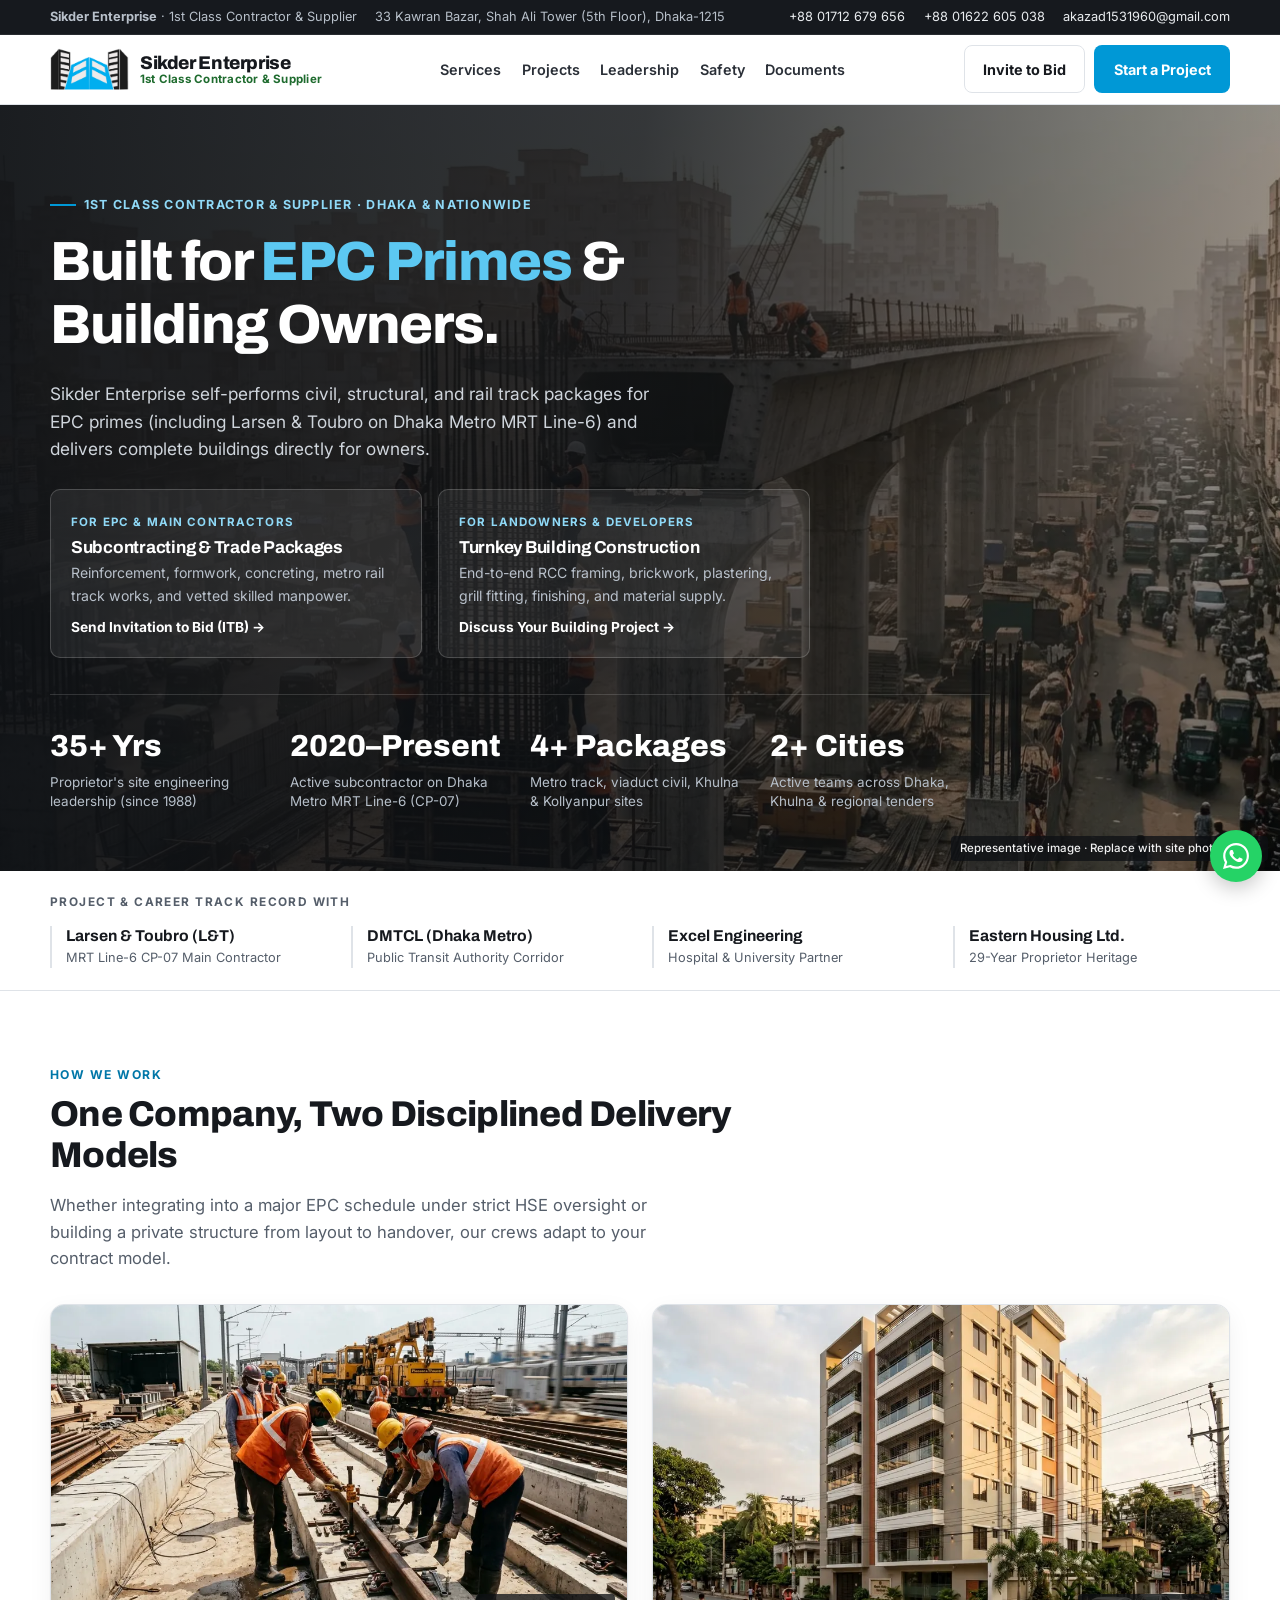
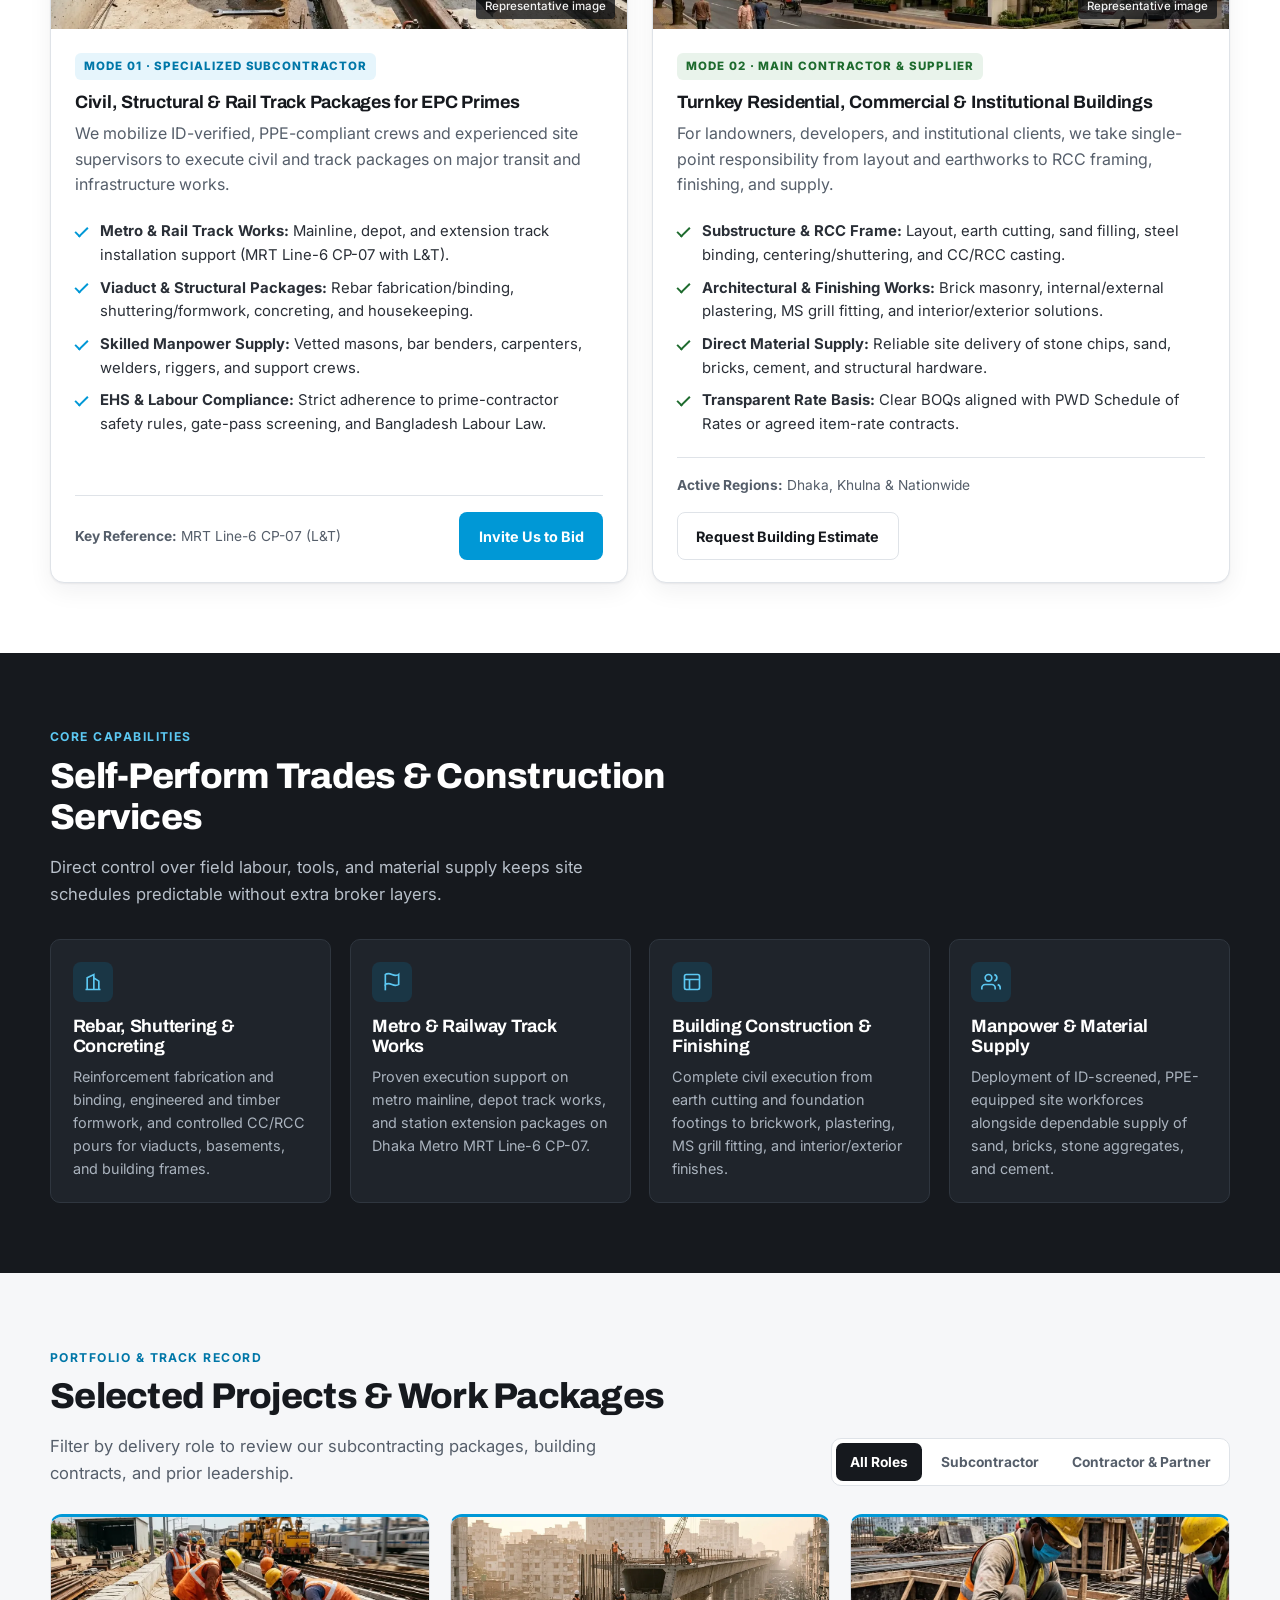
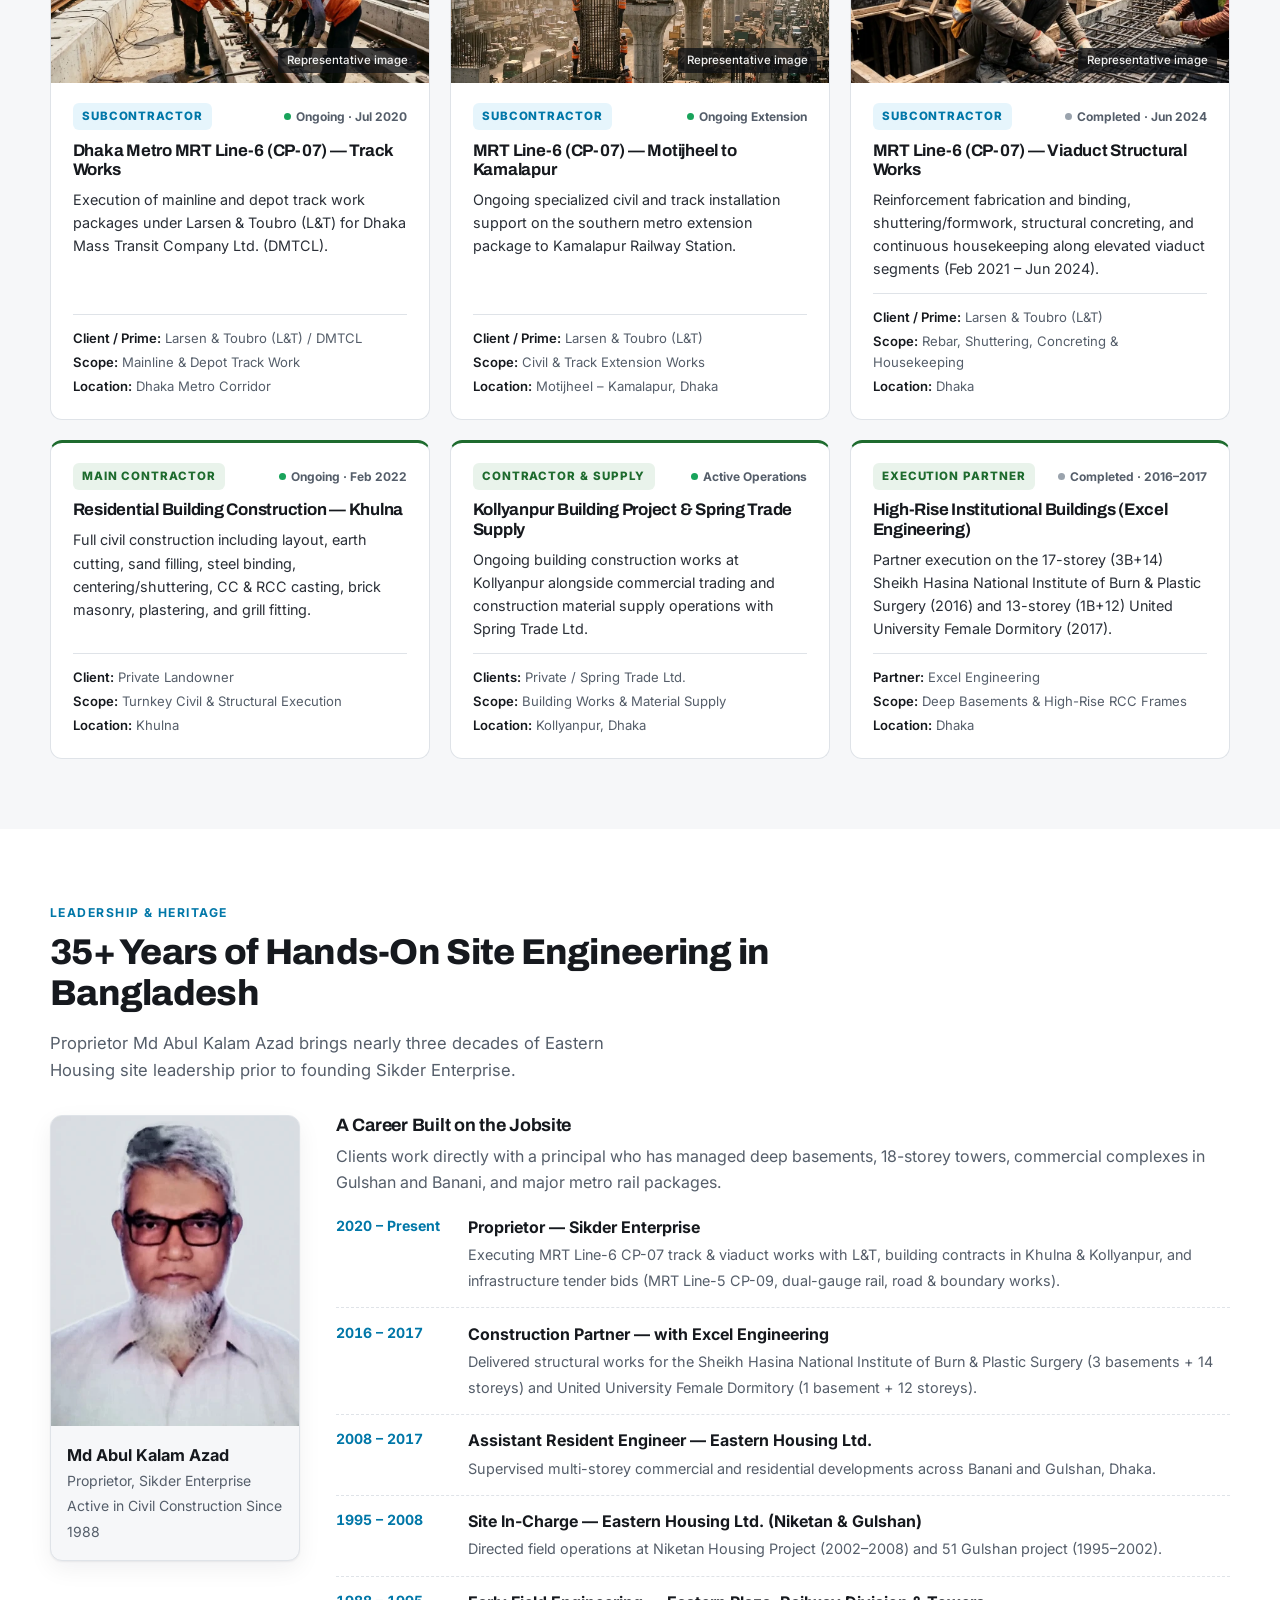
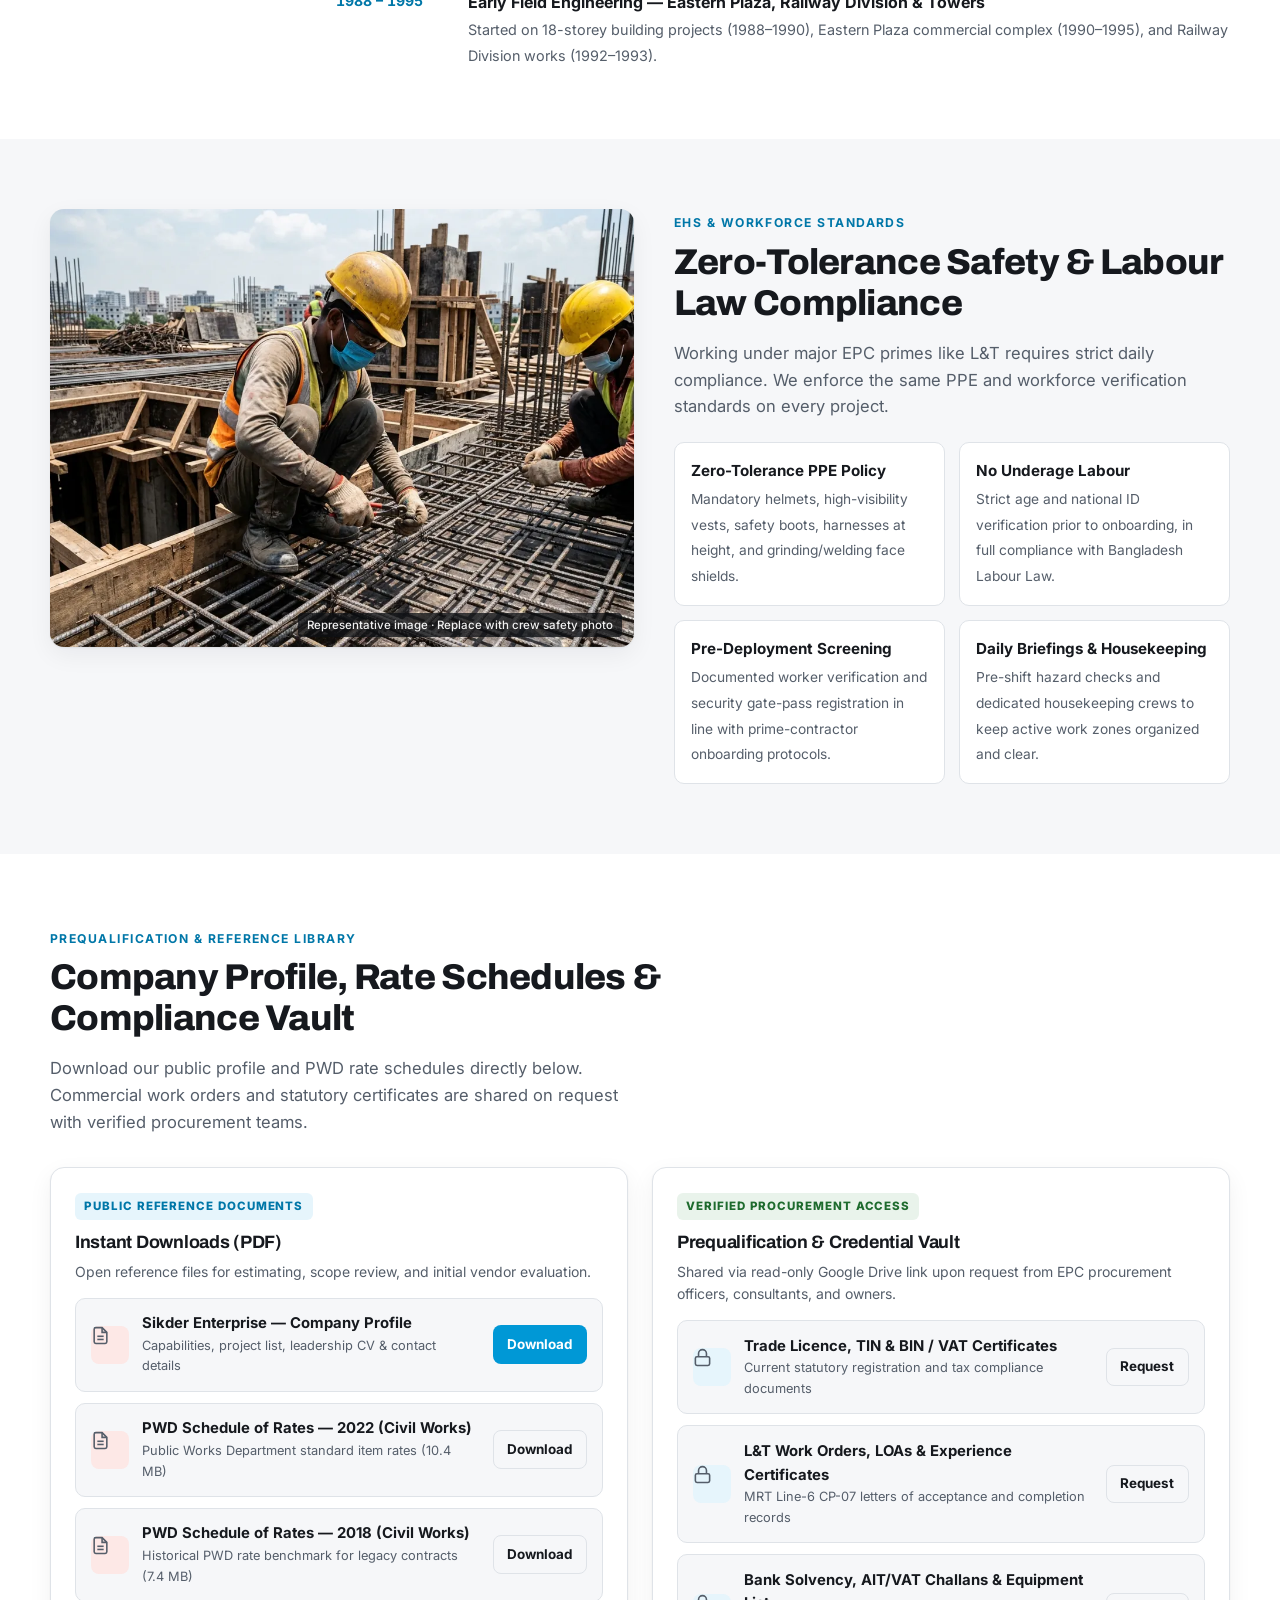
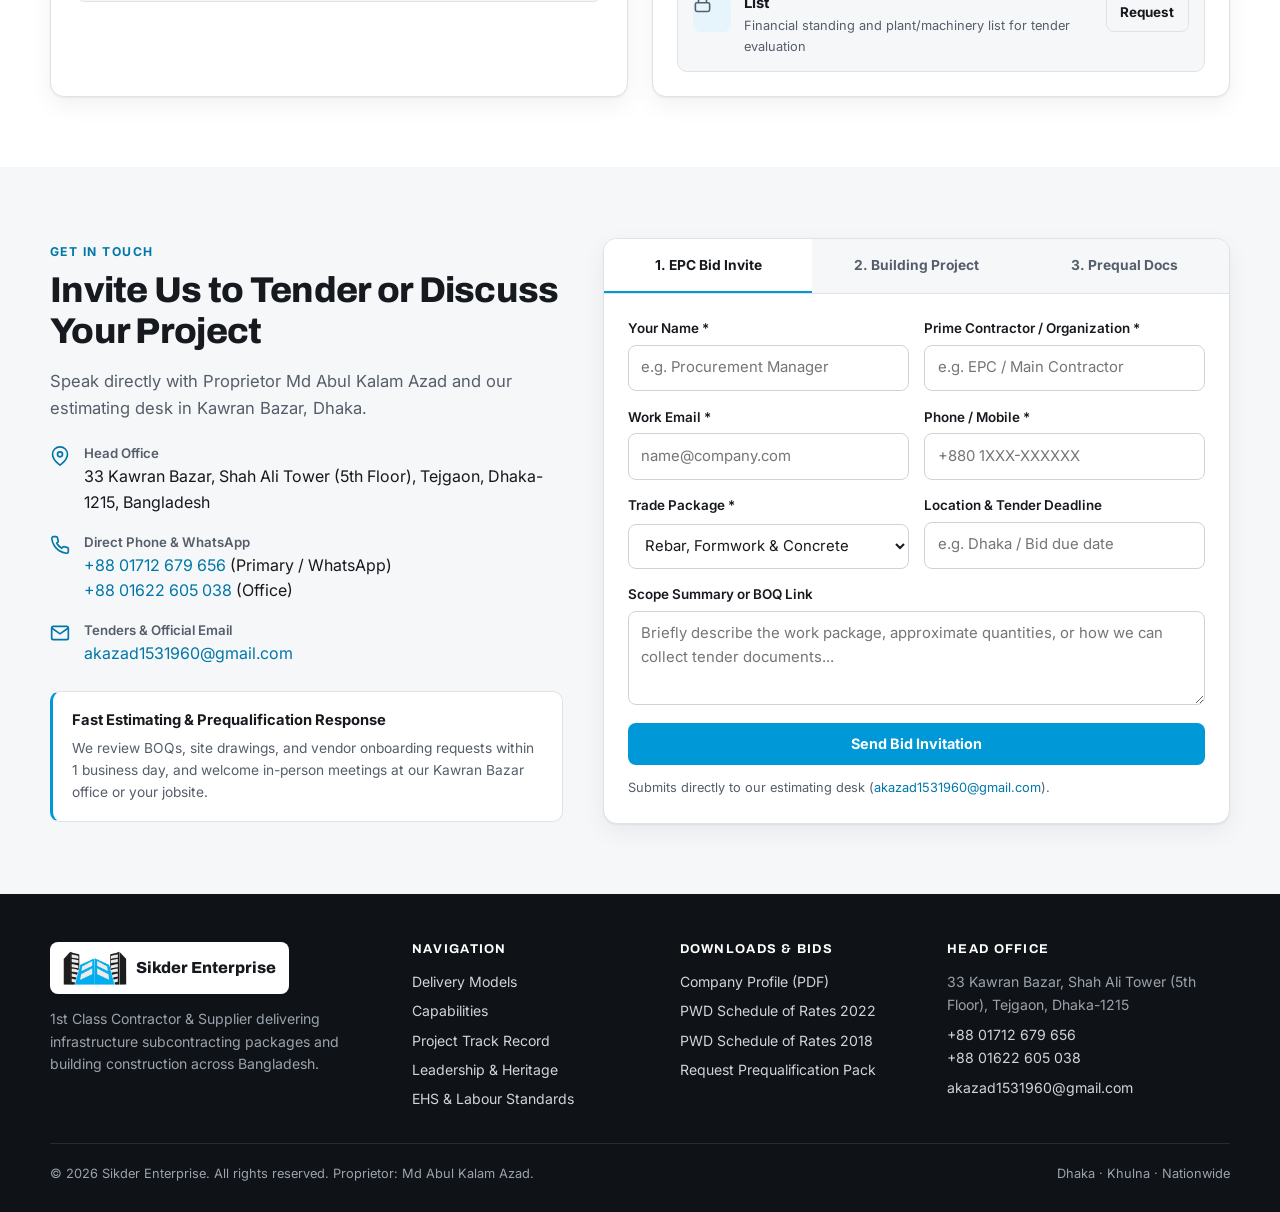
<file: index.html>
<!DOCTYPE html>
<html lang="en">
<head>
  <meta charset="UTF-8">
  <meta name="viewport" content="width=device-width, initial-scale=1.0">
  <title>Sikder Enterprise | 1st Class Civil &amp; Rail Infrastructure Contractor &amp; Subcontractor in Bangladesh</title>
  <meta name="description" content="Sikder Enterprise is a 1st Class civil engineering contractor, specialized subcontractor, and material supplier based in Kawran Bazar, Dhaka. Trusted execution partner on Dhaka Metro MRT Line-6 CP-07 with Larsen &amp; Toubro (L&amp;T), plus residential and commercial buildings across Bangladesh.">
  <meta name="robots" content="index, follow">
  <link rel="canonical" href="https://meherabrusho.github.io/sikder-enterprise/">
  <link rel="icon" type="image/png" href="favicon.png">
  <link rel="apple-touch-icon" href="assets/img/apple-touch-icon.png">

  <!-- Open Graph / Social -->
  <meta property="og:type" content="website">
  <meta property="og:url" content="https://meherabrusho.github.io/sikder-enterprise/">
  <meta property="og:title" content="Sikder Enterprise | 1st Class Contractor &amp; Subcontractor in Bangladesh">
  <meta property="og:description" content="Civil engineering subcontractor for EPC primes (MRT Line-6 CP-07 with L&amp;T) and building contractor across Dhaka &amp; Khulna. Led by 35+ years of site execution experience.">
  <meta property="og:image" content="https://meherabrusho.github.io/sikder-enterprise/assets/img/og-image.jpg">

  <!-- Google Fonts -->
  <link rel="preconnect" href="https://fonts.googleapis.com">
  <link rel="preconnect" href="https://fonts.gstatic.com" crossorigin>
  <link href="https://fonts.googleapis.com/css2?family=Archivo:wght@700;800&amp;family=Inter:wght@400;500;600;700&amp;display=swap" rel="stylesheet">

  <link rel="stylesheet" href="css/styles.css">

  <!-- Structured Data -->
  <script type="application/ld+json">
  {
    "@context": "https://schema.org",
    "@type": "GeneralContractor",
    "name": "Sikder Enterprise",
    "description": "1st Class Contractor & Supplier providing specialized civil and rail track subcontracting for EPC primes as well as residential and commercial building construction in Bangladesh.",
    "founder": {
      "@type": "Person",
      "name": "Md Abul Kalam Azad",
      "jobTitle": "Proprietor"
    },
    "address": {
      "@type": "PostalAddress",
      "streetAddress": "33 Kawran Bazar, Shah Ali Tower (5th Floor), Tejgaon",
      "addressLocality": "Dhaka",
      "postalCode": "1215",
      "addressCountry": "BD"
    },
    "telephone": "+8801712679656",
    "email": "akazad1531960@gmail.com",
    "areaServed": ["Dhaka", "Khulna", "Bangladesh"]
  }
  </script>
</head>
<body>

  <!-- Top Utility Bar -->
  <div class="topbar">
    <div class="container">
      <div class="topbar__group">
        <span><strong>Sikder Enterprise</strong> &middot; 1st Class Contractor &amp; Supplier</span>
        <span class="topbar__addr">33 Kawran Bazar, Shah Ali Tower (5th Floor), Dhaka-1215</span>
      </div>
      <div class="topbar__group">
        <a href="tel:+8801712679656">+88 01712 679 656</a>
        <a href="tel:+8801622605038">+88 01622 605 038</a>
        <a href="mailto:akazad1531960@gmail.com">akazad1531960@gmail.com</a>
      </div>
    </div>
  </div>

  <!-- Main Header -->
  <header class="header">
    <div class="container">
      <a href="#top" class="brand" aria-label="Sikder Enterprise Home">
        <img src="assets/img/logo-mark.png" alt="Sikder Enterprise mark" width="79" height="42">
        <span class="brand__text">
          <span class="brand__name">Sikder Enterprise</span>
          <span class="brand__sub">1st Class Contractor &amp; Supplier</span>
        </span>
      </a>
      <nav class="nav" id="main-nav" aria-label="Primary Navigation">
        <a href="#services">Services</a>
        <a href="#projects">Projects</a>
        <a href="#leadership">Leadership</a>
        <a href="#safety">Safety</a>
        <a href="#documents">Documents</a>
      </nav>
      <div class="header__cta">
        <a href="#contact" class="btn btn--ghost" data-open-tab="bid">Invite to Bid</a>
        <a href="#contact" class="btn btn--primary" data-open-tab="owner">Start a Project</a>
        <button type="button" class="menu-toggle" id="menu-toggle" aria-expanded="false" aria-controls="main-nav" aria-label="Toggle navigation menu">
          <svg viewBox="0 0 24 24" fill="none" stroke="currentColor" stroke-width="2" stroke-linecap="round"><path d="M4 7h16M4 12h16M4 17h16"/></svg>
        </button>
      </div>
    </div>
  </header>

  <main id="top">
    <!-- Hero Section -->
    <section class="hero">
      <div class="hero__bg">
        <img src="assets/img/hero-metro.webp" alt="Elevated metro rail viaduct and civil infrastructure works" width="1400" height="900" fetchpriority="high">
        <span class="img-note">Representative image &middot; Replace with site photography</span>
      </div>
      <div class="container">
        <div class="hero__tag">1st Class Contractor &amp; Supplier &middot; Dhaka &amp; Nationwide</div>
        <h1>Built for <span>EPC Primes</span> &amp; Building Owners.</h1>
        <p class="hero__lead">
          Sikder Enterprise self-performs civil, structural, and rail track packages for EPC primes (including Larsen &amp; Toubro on Dhaka Metro MRT Line-6) and delivers complete buildings directly for owners.
        </p>

        <div class="paths">
          <a href="#contact" class="path" data-open-tab="bid">
            <span class="path__who">For EPC &amp; Main Contractors</span>
            <h3>Subcontracting &amp; Trade Packages</h3>
            <p>Reinforcement, formwork, concreting, metro rail track works, and vetted skilled manpower.</p>
            <span class="path__go">Send Invitation to Bid (ITB) &rarr;</span>
          </a>
          <a href="#contact" class="path" data-open-tab="owner">
            <span class="path__who">For Landowners &amp; Developers</span>
            <h3>Turnkey Building Construction</h3>
            <p>End-to-end RCC framing, brickwork, plastering, grill fitting, finishing, and material supply.</p>
            <span class="path__go">Discuss Your Building Project &rarr;</span>
          </a>
        </div>

        <div class="stats">
          <div class="stat">
            <strong>35+ Yrs</strong>
            <span>Proprietor's site engineering leadership (since 1988)</span>
          </div>
          <div class="stat">
            <strong>2020–Present</strong>
            <span>Active subcontractor on Dhaka Metro MRT Line-6 (CP-07)</span>
          </div>
          <div class="stat">
            <strong>4+ Packages</strong>
            <span>Metro track, viaduct civil, Khulna &amp; Kollyanpur sites</span>
          </div>
          <div class="stat">
            <strong>2+ Cities</strong>
            <span>Active teams across Dhaka, Khulna &amp; regional tenders</span>
          </div>
        </div>
      </div>
    </section>

    <!-- Trust / Partner Strip -->
    <section class="trust" aria-label="Project Experience and Collaborations">
      <div class="container">
        <span class="trust__label">Project &amp; Career Track Record With</span>
        <div class="trust__grid">
          <div class="trust__card">
            <span class="trust__item">Larsen &amp; Toubro (L&amp;T)</span>
            <span class="trust__sub">MRT Line-6 CP-07 Main Contractor</span>
          </div>
          <div class="trust__card">
            <span class="trust__item">DMTCL (Dhaka Metro)</span>
            <span class="trust__sub">Public Transit Authority Corridor</span>
          </div>
          <div class="trust__card">
            <span class="trust__item">Excel Engineering</span>
            <span class="trust__sub">Hospital &amp; University Partner</span>
          </div>
          <div class="trust__card">
            <span class="trust__item">Eastern Housing Ltd.</span>
            <span class="trust__sub">29-Year Proprietor Heritage</span>
          </div>
        </div>
      </div>
    </section>

    <!-- Two Delivery Models -->
    <section class="section" id="delivery">
      <div class="container">
        <div class="section-head reveal">
          <span class="eyebrow">How We Work</span>
          <h2>One Company, Two Disciplined Delivery Models</h2>
          <p class="lead">Whether integrating into a major EPC schedule under strict HSE oversight or building a private structure from layout to handover, our crews adapt to your contract model.</p>
        </div>

        <div class="roles">
          <!-- Subcontractor Card -->
          <article class="role reveal">
            <div class="role__media">
              <img src="assets/img/track-work.webp" alt="Metro rail track installation works" width="800" height="450" loading="lazy">
              <span class="img-note">Representative image</span>
            </div>
            <div class="role__body">
              <span class="badge badge--sub">Mode 01 &middot; Specialized Subcontractor</span>
              <h3>Civil, Structural &amp; Rail Track Packages for EPC Primes</h3>
              <p class="muted">We mobilize ID-verified, PPE-compliant crews and experienced site supervisors to execute civil and track packages on major transit and infrastructure works.</p>
              <ul class="ticks">
                <li><strong>Metro &amp; Rail Track Works:</strong> Mainline, depot, and extension track installation support (MRT Line-6 CP-07 with L&amp;T).</li>
                <li><strong>Viaduct &amp; Structural Packages:</strong> Rebar fabrication/binding, shuttering/formwork, concreting, and housekeeping.</li>
                <li><strong>Skilled Manpower Supply:</strong> Vetted masons, bar benders, carpenters, welders, riggers, and support crews.</li>
                <li><strong>EHS &amp; Labour Compliance:</strong> Strict adherence to prime-contractor safety rules, gate-pass screening, and Bangladesh Labour Law.</li>
              </ul>
              <div class="role__foot">
                <span class="muted"><strong>Key Reference:</strong> MRT Line-6 CP-07 (L&amp;T)</span>
                <a href="#contact" class="btn btn--primary" data-open-tab="bid">Invite Us to Bid</a>
              </div>
            </div>
          </article>

          <!-- Main Contractor Card -->
          <article class="role role--gc reveal">
            <div class="role__media">
              <img src="assets/img/residential.webp" alt="Multi-storey residential and commercial building construction" width="800" height="450" loading="lazy">
              <span class="img-note">Representative image</span>
            </div>
            <div class="role__body">
              <span class="badge badge--gc">Mode 02 &middot; Main Contractor &amp; Supplier</span>
              <h3>Turnkey Residential, Commercial &amp; Institutional Buildings</h3>
              <p class="muted">For landowners, developers, and institutional clients, we take single-point responsibility from layout and earthworks to RCC framing, finishing, and supply.</p>
              <ul class="ticks">
                <li><strong>Substructure &amp; RCC Frame:</strong> Layout, earth cutting, sand filling, steel binding, centering/shuttering, and CC/RCC casting.</li>
                <li><strong>Architectural &amp; Finishing Works:</strong> Brick masonry, internal/external plastering, MS grill fitting, and interior/exterior solutions.</li>
                <li><strong>Direct Material Supply:</strong> Reliable site delivery of stone chips, sand, bricks, cement, and structural hardware.</li>
                <li><strong>Transparent Rate Basis:</strong> Clear BOQs aligned with PWD Schedule of Rates or agreed item-rate contracts.</li>
              </ul>
              <div class="role__foot">
                <span class="muted"><strong>Active Regions:</strong> Dhaka, Khulna &amp; Nationwide</span>
                <a href="#contact" class="btn btn--ghost" data-open-tab="owner">Request Building Estimate</a>
              </div>
            </div>
          </article>
        </div>
      </div>
    </section>

    <!-- Core Capabilities (Dark Section) -->
    <section class="section section--dark" id="services">
      <div class="container">
        <div class="section-head reveal">
          <span class="eyebrow">Core Capabilities</span>
          <h2>Self-Perform Trades &amp; Construction Services</h2>
          <p class="lead">Direct control over field labour, tools, and material supply keeps site schedules predictable without extra broker layers.</p>
        </div>

        <div class="services">
          <div class="service reveal">
            <div class="service__icon" aria-hidden="true">
              <svg viewBox="0 0 24 24" fill="none" stroke="currentColor" stroke-width="2"><path d="M3 21h18M5 21V7l8-4v18M19 21V11l-6-4"/></svg>
            </div>
            <h3>Rebar, Shuttering &amp; Concreting</h3>
            <p>Reinforcement fabrication and binding, engineered and timber formwork, and controlled CC/RCC pours for viaducts, basements, and building frames.</p>
          </div>

          <div class="service reveal">
            <div class="service__icon" aria-hidden="true">
              <svg viewBox="0 0 24 24" fill="none" stroke="currentColor" stroke-width="2"><path d="M4 15s1-1 4-1 5 2 8 2 4-1 4-1V3s-1 1-4 1-5-2-8-2-4 1-4 1z"/><line x1="4" y1="22" x2="4" y2="15"/></svg>
            </div>
            <h3>Metro &amp; Railway Track Works</h3>
            <p>Proven execution support on metro mainline, depot track works, and station extension packages on Dhaka Metro MRT Line-6 CP-07.</p>
          </div>

          <div class="service reveal">
            <div class="service__icon" aria-hidden="true">
              <svg viewBox="0 0 24 24" fill="none" stroke="currentColor" stroke-width="2"><rect x="3" y="3" width="18" height="18" rx="2"/><path d="M3 9h18M9 21V9"/></svg>
            </div>
            <h3>Building Construction &amp; Finishing</h3>
            <p>Complete civil execution from earth cutting and foundation footings to brickwork, plastering, MS grill fitting, and interior/exterior finishes.</p>
          </div>

          <div class="service reveal">
            <div class="service__icon" aria-hidden="true">
              <svg viewBox="0 0 24 24" fill="none" stroke="currentColor" stroke-width="2"><path d="M17 21v-2a4 4 0 0 0-4-4H5a4 4 0 0 0-4 4v2"/><circle cx="9" cy="7" r="4"/><path d="M23 21v-2a4 4 0 0 0-3-3.87"/><path d="M16 3.13a4 4 0 0 1 0 7.75"/></svg>
            </div>
            <h3>Manpower &amp; Material Supply</h3>
            <p>Deployment of ID-screened, PPE-equipped site workforces alongside dependable supply of sand, bricks, stone aggregates, and cement.</p>
          </div>
        </div>
      </div>
    </section>

    <!-- Projects Section -->
    <section class="section section--paper" id="projects">
      <div class="container">
        <div class="projects-head reveal">
          <div>
            <span class="eyebrow">Portfolio &amp; Track Record</span>
            <h2>Selected Projects &amp; Work Packages</h2>
            <p class="lead">Filter by delivery role to review our subcontracting packages, building contracts, and prior leadership.</p>
          </div>
          <div class="filters" role="group" aria-label="Filter projects by role">
            <button type="button" class="filter" data-filter="all" aria-pressed="true">All Roles</button>
            <button type="button" class="filter" data-filter="sub" aria-pressed="false">Subcontractor</button>
            <button type="button" class="filter" data-filter="gc" aria-pressed="false">Contractor &amp; Partner</button>
          </div>
        </div>

        <div class="projects" id="project-grid">
          <!-- Project 1 -->
          <article class="project reveal" data-role="sub">
            <div class="project__thumb">
              <img src="assets/img/track-work.webp" alt="Metro rail track works representative view" width="600" height="262" loading="lazy">
              <span class="img-note">Representative image</span>
            </div>
            <div class="project__body">
              <div class="project__top">
                <span class="badge badge--sub" style="margin:0;">Subcontractor</span>
                <span class="status status--live">Ongoing · Jul 2020</span>
              </div>
              <h3>Dhaka Metro MRT Line-6 (CP-07) — Track Works</h3>
              <p>Execution of mainline and depot track work packages under Larsen &amp; Toubro (L&amp;T) for Dhaka Mass Transit Company Ltd. (DMTCL).</p>
              <div class="meta">
                <span><b>Client / Prime:</b> Larsen &amp; Toubro (L&amp;T) / DMTCL</span>
                <span><b>Scope:</b> Mainline &amp; Depot Track Work</span>
                <span><b>Location:</b> Dhaka Metro Corridor</span>
              </div>
            </div>
          </article>

          <!-- Project 2 -->
          <article class="project reveal" data-role="sub">
            <div class="project__thumb">
              <img src="assets/img/hero-metro.webp" alt="Elevated metro extension representative view" width="600" height="262" loading="lazy">
              <span class="img-note">Representative image</span>
            </div>
            <div class="project__body">
              <div class="project__top">
                <span class="badge badge--sub" style="margin:0;">Subcontractor</span>
                <span class="status status--live">Ongoing Extension</span>
              </div>
              <h3>MRT Line-6 (CP-07) — Motijheel to Kamalapur</h3>
              <p>Ongoing specialized civil and track installation support on the southern metro extension package to Kamalapur Railway Station.</p>
              <div class="meta">
                <span><b>Client / Prime:</b> Larsen &amp; Toubro (L&amp;T)</span>
                <span><b>Scope:</b> Civil &amp; Track Extension Works</span>
                <span><b>Location:</b> Motijheel – Kamalapur, Dhaka</span>
              </div>
            </div>
          </article>

          <!-- Project 3 -->
          <article class="project reveal" data-role="sub">
            <div class="project__thumb">
              <img src="assets/img/rebar-crew.webp" alt="Viaduct reinforcement and structural works representative view" width="600" height="262" loading="lazy">
              <span class="img-note">Representative image</span>
            </div>
            <div class="project__body">
              <div class="project__top">
                <span class="badge badge--sub" style="margin:0;">Subcontractor</span>
                <span class="status">Completed · Jun 2024</span>
              </div>
              <h3>MRT Line-6 (CP-07) — Viaduct Structural Works</h3>
              <p>Reinforcement fabrication and binding, shuttering/formwork, structural concreting, and continuous housekeeping along elevated viaduct segments (Feb 2021 – Jun 2024).</p>
              <div class="meta">
                <span><b>Client / Prime:</b> Larsen &amp; Toubro (L&amp;T)</span>
                <span><b>Scope:</b> Rebar, Shuttering, Concreting &amp; Housekeeping</span>
                <span><b>Location:</b> Dhaka</span>
              </div>
            </div>
          </article>

          <!-- Project 4 -->
          <article class="project reveal" data-role="gc">
            <div class="project__body">
              <div class="project__top">
                <span class="badge badge--gc" style="margin:0;">Main Contractor</span>
                <span class="status status--live">Ongoing · Feb 2022</span>
              </div>
              <h3>Residential Building Construction — Khulna</h3>
              <p>Full civil construction including layout, earth cutting, sand filling, steel binding, centering/shuttering, CC &amp; RCC casting, brick masonry, plastering, and grill fitting.</p>
              <div class="meta">
                <span><b>Client:</b> Private Landowner</span>
                <span><b>Scope:</b> Turnkey Civil &amp; Structural Execution</span>
                <span><b>Location:</b> Khulna</span>
              </div>
            </div>
          </article>

          <!-- Project 5 -->
          <article class="project reveal" data-role="gc">
            <div class="project__body">
              <div class="project__top">
                <span class="badge badge--gc" style="margin:0;">Contractor &amp; Supply</span>
                <span class="status status--live">Active Operations</span>
              </div>
              <h3>Kollyanpur Building Project &amp; Spring Trade Supply</h3>
              <p>Ongoing building construction works at Kollyanpur alongside commercial trading and construction material supply operations with Spring Trade Ltd.</p>
              <div class="meta">
                <span><b>Clients:</b> Private / Spring Trade Ltd.</span>
                <span><b>Scope:</b> Building Works &amp; Material Supply</span>
                <span><b>Location:</b> Kollyanpur, Dhaka</span>
              </div>
            </div>
          </article>

          <!-- Project 6 -->
          <article class="project reveal" data-role="gc">
            <div class="project__body">
              <div class="project__top">
                <span class="badge badge--gc" style="margin:0;">Execution Partner</span>
                <span class="status">Completed · 2016–2017</span>
              </div>
              <h3>High-Rise Institutional Buildings (Excel Engineering)</h3>
              <p>Partner execution on the 17-storey (3B+14) Sheikh Hasina National Institute of Burn &amp; Plastic Surgery (2016) and 13-storey (1B+12) United University Female Dormitory (2017).</p>
              <div class="meta">
                <span><b>Partner:</b> Excel Engineering</span>
                <span><b>Scope:</b> Deep Basements &amp; High-Rise RCC Frames</span>
                <span><b>Location:</b> Dhaka</span>
              </div>
            </div>
          </article>
        </div>
      </div>
    </section>

    <!-- Leadership & 35-Year Heritage -->
    <section class="section" id="leadership">
      <div class="container">
        <div class="section-head reveal">
          <span class="eyebrow">Leadership &amp; Heritage</span>
          <h2>35+ Years of Hands-On Site Engineering in Bangladesh</h2>
          <p class="lead">Proprietor Md Abul Kalam Azad brings nearly three decades of Eastern Housing site leadership prior to founding Sikder Enterprise.</p>
        </div>

        <div class="leader reveal">
          <div class="leader__card">
            <div class="leader__photo">
              <img src="assets/img/proprietor.webp" alt="Md Abul Kalam Azad, Proprietor of Sikder Enterprise" width="400" height="500" loading="lazy">
            </div>
            <div class="leader__caption">
              <strong>Md Abul Kalam Azad</strong>
              <span class="muted small">Proprietor, Sikder Enterprise<br>Active in Civil Construction Since 1988</span>
            </div>
          </div>

          <div>
            <h3>A Career Built on the Jobsite</h3>
            <p class="muted">Clients work directly with a principal who has managed deep basements, 18-storey towers, commercial complexes in Gulshan and Banani, and major metro rail packages.</p>

            <ol class="timeline">
              <li>
                <time>2020 – Present</time>
                <div>
                  <b>Proprietor — Sikder Enterprise</b>
                  <span>Executing MRT Line-6 CP-07 track &amp; viaduct works with L&amp;T, building contracts in Khulna &amp; Kollyanpur, and infrastructure tender bids (MRT Line-5 CP-09, dual-gauge rail, road &amp; boundary works).</span>
                </div>
              </li>
              <li>
                <time>2016 – 2017</time>
                <div>
                  <b>Construction Partner — with Excel Engineering</b>
                  <span>Delivered structural works for the Sheikh Hasina National Institute of Burn &amp; Plastic Surgery (3 basements + 14 storeys) and United University Female Dormitory (1 basement + 12 storeys).</span>
                </div>
              </li>
              <li>
                <time>2008 – 2017</time>
                <div>
                  <b>Assistant Resident Engineer — Eastern Housing Ltd.</b>
                  <span>Supervised multi-storey commercial and residential developments across Banani and Gulshan, Dhaka.</span>
                </div>
              </li>
              <li>
                <time>1995 – 2008</time>
                <div>
                  <b>Site In-Charge — Eastern Housing Ltd. (Niketan &amp; Gulshan)</b>
                  <span>Directed field operations at Niketan Housing Project (2002–2008) and 51 Gulshan project (1995–2002).</span>
                </div>
              </li>
              <li>
                <time>1988 – 1995</time>
                <div>
                  <b>Early Field Engineering — Eastern Plaza, Railway Division &amp; Towers</b>
                  <span>Started on 18-storey building projects (1988–1990), Eastern Plaza commercial complex (1990–1995), and Railway Division works (1992–1993).</span>
                </div>
              </li>
            </ol>
          </div>
        </div>
      </div>
    </section>

    <!-- Health, Safety & Labour Compliance -->
    <section class="section section--paper" id="safety">
      <div class="container">
        <div class="safety">
          <div class="safety__media reveal">
            <img src="assets/img/rebar-crew.webp" alt="Construction workers wearing full PPE helmets, high-visibility vests, and safety harnesses on site" width="800" height="600" loading="lazy">
            <span class="img-note">Representative image &middot; Replace with crew safety photo</span>
          </div>

          <div class="reveal">
            <span class="eyebrow">EHS &amp; Workforce Standards</span>
            <h2>Zero-Tolerance Safety &amp; Labour Law Compliance</h2>
            <p class="lead">Working under major EPC primes like L&amp;T requires strict daily compliance. We enforce the same PPE and workforce verification standards on every project.</p>

            <div class="pillars">
              <div class="pillar">
                <b>Zero-Tolerance PPE Policy</b>
                <span>Mandatory helmets, high-visibility vests, safety boots, harnesses at height, and grinding/welding face shields.</span>
              </div>
              <div class="pillar">
                <b>No Underage Labour</b>
                <span>Strict age and national ID verification prior to onboarding, in full compliance with Bangladesh Labour Law.</span>
              </div>
              <div class="pillar">
                <b>Pre-Deployment Screening</b>
                <span>Documented worker verification and security gate-pass registration in line with prime-contractor onboarding protocols.</span>
              </div>
              <div class="pillar">
                <b>Daily Briefings &amp; Housekeeping</b>
                <span>Pre-shift hazard checks and dedicated housekeeping crews to keep active work zones organized and clear.</span>
              </div>
            </div>
          </div>
        </div>
      </div>
    </section>

    <!-- Document & Prequalification Center -->
    <section class="section" id="documents">
      <div class="container">
        <div class="section-head reveal">
          <span class="eyebrow">Prequalification &amp; Reference Library</span>
          <h2>Company Profile, Rate Schedules &amp; Compliance Vault</h2>
          <p class="lead">Download our public profile and PWD rate schedules directly below. Commercial work orders and statutory certificates are shared on request with verified procurement teams.</p>
        </div>

        <div class="docs">
          <!-- Tier 2: Public Downloads -->
          <div class="doc-card reveal">
            <span class="badge badge--sub">Public Reference Documents</span>
            <h3>Instant Downloads (PDF)</h3>
            <p class="muted small">Open reference files for estimating, scope review, and initial vendor evaluation.</p>

            <ul class="doc-list">
              <li class="doc">
                <div class="doc__info">
                  <span class="doc__type" aria-hidden="true">
                    <svg viewBox="0 0 24 24" fill="none" stroke="currentColor" stroke-width="2"><path d="M14 2H6a2 2 0 0 0-2 2v16a2 2 0 0 0 2 2h12a2 2 0 0 0 2-2V8z"/><polyline points="14 2 14 8 20 8"/><line x1="16" y1="13" x2="8" y2="13"/><line x1="16" y1="17" x2="8" y2="17"/></svg>
                  </span>
                  <div>
                    <b>Sikder Enterprise — Company Profile</b>
                    <span>Capabilities, project list, leadership CV &amp; contact details</span>
                  </div>
                </div>
                <a href="assets/docs/Sikder-Enterprise-Company-Profile.pdf" class="btn btn--primary" download>Download</a>
              </li>

              <li class="doc">
                <div class="doc__info">
                  <span class="doc__type" aria-hidden="true">
                    <svg viewBox="0 0 24 24" fill="none" stroke="currentColor" stroke-width="2"><path d="M14 2H6a2 2 0 0 0-2 2v16a2 2 0 0 0 2 2h12a2 2 0 0 0 2-2V8z"/><polyline points="14 2 14 8 20 8"/><line x1="16" y1="13" x2="8" y2="13"/><line x1="16" y1="17" x2="8" y2="17"/></svg>
                  </span>
                  <div>
                    <b>PWD Schedule of Rates — 2022 (Civil Works)</b>
                    <span>Public Works Department standard item rates (10.4 MB)</span>
                  </div>
                </div>
                <a href="assets/docs/PWD-Schedule-of-Rates-2022.pdf" class="btn btn--ghost" download>Download</a>
              </li>

              <li class="doc">
                <div class="doc__info">
                  <span class="doc__type" aria-hidden="true">
                    <svg viewBox="0 0 24 24" fill="none" stroke="currentColor" stroke-width="2"><path d="M14 2H6a2 2 0 0 0-2 2v16a2 2 0 0 0 2 2h12a2 2 0 0 0 2-2V8z"/><polyline points="14 2 14 8 20 8"/><line x1="16" y1="13" x2="8" y2="13"/><line x1="16" y1="17" x2="8" y2="17"/></svg>
                  </span>
                  <div>
                    <b>PWD Schedule of Rates — 2018 (Civil Works)</b>
                    <span>Historical PWD rate benchmark for legacy contracts (7.4 MB)</span>
                  </div>
                </div>
                <a href="assets/docs/PWD-Schedule-of-Rates-2018.pdf" class="btn btn--ghost" download>Download</a>
              </li>
            </ul>
          </div>

          <!-- Tier 3: Request-Only Prequalification Vault -->
          <div class="doc-card reveal">
            <span class="badge badge--gc">Verified Procurement Access</span>
            <h3>Prequalification &amp; Credential Vault</h3>
            <p class="muted small">Shared via read-only Google Drive link upon request from EPC procurement officers, consultants, and owners.</p>

            <ul class="doc-list">
              <li class="doc">
                <div class="doc__info">
                  <span class="doc__type doc__type--lock" aria-hidden="true">
                    <svg viewBox="0 0 24 24" fill="none" stroke="currentColor" stroke-width="2"><rect x="3" y="11" width="18" height="11" rx="2" ry="2"/><path d="M7 11V7a5 5 0 0 1 10 0v4"/></svg>
                  </span>
                  <div>
                    <b>Trade Licence, TIN &amp; BIN / VAT Certificates</b>
                    <span>Current statutory registration and tax compliance documents</span>
                  </div>
                </div>
                <a href="#contact" class="btn btn--ghost" data-open-tab="prequal" data-doc="Trade Licence, TIN &amp; VAT Certificates">Request</a>
              </li>

              <li class="doc">
                <div class="doc__info">
                  <span class="doc__type doc__type--lock" aria-hidden="true">
                    <svg viewBox="0 0 24 24" fill="none" stroke="currentColor" stroke-width="2"><rect x="3" y="11" width="18" height="11" rx="2" ry="2"/><path d="M7 11V7a5 5 0 0 1 10 0v4"/></svg>
                  </span>
                  <div>
                    <b>L&amp;T Work Orders, LOAs &amp; Experience Certificates</b>
                    <span>MRT Line-6 CP-07 letters of acceptance and completion records</span>
                  </div>
                </div>
                <a href="#contact" class="btn btn--ghost" data-open-tab="prequal" data-doc="L&amp;T Work Orders &amp; Experience Certificates">Request</a>
              </li>

              <li class="doc">
                <div class="doc__info">
                  <span class="doc__type doc__type--lock" aria-hidden="true">
                    <svg viewBox="0 0 24 24" fill="none" stroke="currentColor" stroke-width="2"><rect x="3" y="11" width="18" height="11" rx="2" ry="2"/><path d="M7 11V7a5 5 0 0 1 10 0v4"/></svg>
                  </span>
                  <div>
                    <b>Bank Solvency, AIT/VAT Challans &amp; Equipment List</b>
                    <span>Financial standing and plant/machinery list for tender evaluation</span>
                  </div>
                </div>
                <a href="#contact" class="btn btn--ghost" data-open-tab="prequal" data-doc="Bank Solvency &amp; Financial Prequalification Pack">Request</a>
              </li>
            </ul>
          </div>
        </div>
      </div>
    </section>

    <!-- Contact & Interactive Inquiry Section -->
    <section class="section section--paper" id="contact">
      <div class="container">
        <div class="contact">
          <div class="reveal">
            <span class="eyebrow">Get in Touch</span>
            <h2>Invite Us to Tender or Discuss Your Project</h2>
            <p class="lead">Speak directly with Proprietor Md Abul Kalam Azad and our estimating desk in Kawran Bazar, Dhaka.</p>

            <div class="contact__details">
              <div class="contact__row">
                <svg viewBox="0 0 24 24" fill="none" stroke="currentColor" stroke-width="2"><path d="M21 10c0 7-9 13-9 13s-9-6-9-13a9 9 0 0 1 18 0z"/><circle cx="12" cy="10" r="3"/></svg>
                <div>
                  <b>Head Office</b>
                  <span>33 Kawran Bazar, Shah Ali Tower (5th Floor), Tejgaon, Dhaka-1215, Bangladesh</span>
                </div>
              </div>

              <div class="contact__row">
                <svg viewBox="0 0 24 24" fill="none" stroke="currentColor" stroke-width="2"><path d="M22 16.92v3a2 2 0 0 1-2.18 2 19.79 19.79 0 0 1-8.63-3.07 19.5 19.5 0 0 1-6-6 19.79 19.79 0 0 1-3.07-8.67A2 2 0 0 1 4.11 2h3a2 2 0 0 1 2 1.72 12.84 12.84 0 0 0 .7 2.81 2 2 0 0 1-.45 2.11L8.09 9.91a16 16 0 0 0 6 6l1.27-1.27a2 2 0 0 1 2.11-.45 12.84 12.84 0 0 0 2.81.7A2 2 0 0 1 22 16.92z"/></svg>
                <div>
                  <b>Direct Phone &amp; WhatsApp</b>
                  <span><a href="tel:+8801712679656">+88 01712 679 656</a> (Primary / WhatsApp)<br><a href="tel:+8801622605038">+88 01622 605 038</a> (Office)</span>
                </div>
              </div>

              <div class="contact__row">
                <svg viewBox="0 0 24 24" fill="none" stroke="currentColor" stroke-width="2"><path d="M4 4h16c1.1 0 2 .9 2 2v12c0 1.1-.9 2-2 2H4c-1.1 0-2-.9-2-2V6c0-1.1.9-2 2-2z"/><polyline points="22,6 12,13 2,6"/></svg>
                <div>
                  <b>Tenders &amp; Official Email</b>
                  <span><a href="mailto:akazad1531960@gmail.com">akazad1531960@gmail.com</a></span>
                </div>
              </div>
            </div>

            <div class="response-box">
              <b>Fast Estimating &amp; Prequalification Response</b>
              <p>We review BOQs, site drawings, and vendor onboarding requests within 1 business day, and welcome in-person meetings at our Kawran Bazar office or your jobsite.</p>
            </div>
          </div>

          <!-- 3-Tab Inquiry Card -->
          <div class="form-card reveal">
            <div class="tabs" role="tablist" aria-label="Inquiry Type">
              <button type="button" class="tab" role="tab" id="tab-bid" aria-controls="panel-bid" aria-selected="true" tabindex="0" data-tab="bid">1. EPC Bid Invite</button>
              <button type="button" class="tab" role="tab" id="tab-owner" aria-controls="panel-owner" aria-selected="false" tabindex="-1" data-tab="owner">2. Building Project</button>
              <button type="button" class="tab" role="tab" id="tab-prequal" aria-controls="panel-prequal" aria-selected="false" tabindex="-1" data-tab="prequal">3. Prequal Docs</button>
            </div>

            <!-- Panel 1: Subcontract / ITB -->
            <form class="panel" id="panel-bid" role="tabpanel" aria-labelledby="tab-bid" data-inquiry-type="EPC / Subcontract Invitation to Bid">
              <div class="fields">
                <div class="field">
                  <label for="bid-name">Your Name *</label>
                  <input type="text" id="bid-name" name="name" required placeholder="e.g. Procurement Manager">
                </div>
                <div class="field">
                  <label for="bid-company">Prime Contractor / Organization *</label>
                  <input type="text" id="bid-company" name="company" required placeholder="e.g. EPC / Main Contractor">
                </div>
                <div class="field">
                  <label for="bid-email">Work Email *</label>
                  <input type="email" id="bid-email" name="email" required placeholder="name@company.com">
                </div>
                <div class="field">
                  <label for="bid-phone">Phone / Mobile *</label>
                  <input type="tel" id="bid-phone" name="phone" required placeholder="+880 1XXX-XXXXXX">
                </div>
                <div class="field">
                  <label for="bid-package">Trade Package *</label>
                  <select id="bid-package" name="package" required>
                    <option value="Rebar, Formwork & Concrete">Rebar, Formwork &amp; Concrete</option>
                    <option value="Metro & Rail Track Works">Metro &amp; Rail Track Works</option>
                    <option value="Earthworks, Road & Boundary">Earthworks, Road &amp; Boundary</option>
                    <option value="Skilled Manpower Supply">Skilled Manpower Supply</option>
                    <option value="Material Supply">Material Supply</option>
                  </select>
                </div>
                <div class="field">
                  <label for="bid-location">Location &amp; Tender Deadline</label>
                  <input type="text" id="bid-location" name="location" placeholder="e.g. Dhaka / Bid due date">
                </div>
                <div class="field field--full">
                  <label for="bid-notes">Scope Summary or BOQ Link</label>
                  <textarea id="bid-notes" name="message" rows="3" placeholder="Briefly describe the work package, approximate quantities, or how we can collect tender documents..."></textarea>
                </div>
              </div>
              <div style="margin-top:1.1rem;">
                <button type="submit" class="btn btn--primary btn--block">Send Bid Invitation</button>
              </div>
              <p class="form-note">Submits directly to our estimating desk (<a href="mailto:akazad1531960@gmail.com">akazad1531960@gmail.com</a>).</p>
              <div class="form-status" role="status" aria-live="polite"></div>
            </form>

            <!-- Panel 2: Building Owner -->
            <form class="panel" id="panel-owner" role="tabpanel" aria-labelledby="tab-owner" hidden data-inquiry-type="Building Construction Inquiry">
              <div class="fields">
                <div class="field">
                  <label for="own-name">Your Name *</label>
                  <input type="text" id="own-name" name="name" required placeholder="Full name">
                </div>
                <div class="field">
                  <label for="own-phone">Phone / WhatsApp *</label>
                  <input type="tel" id="own-phone" name="phone" required placeholder="+880 1XXX-XXXXXX">
                </div>
                <div class="field">
                  <label for="own-email">Email Address</label>
                  <input type="email" id="own-email" name="email" placeholder="Optional">
                </div>
                <div class="field">
                  <label for="own-location">Site Location *</label>
                  <input type="text" id="own-location" name="location" required placeholder="e.g. Mirpur, Dhaka / Khulna">
                </div>
                <div class="field">
                  <label for="own-type">Project Type *</label>
                  <select id="own-type" name="project_type" required>
                    <option value="Residential Turnkey">Residential Turnkey</option>
                    <option value="Commercial / Institutional">Commercial / Institutional</option>
                    <option value="RCC Structure Only">RCC Structure Only</option>
                    <option value="Interior & Finishing">Interior &amp; Finishing</option>
                    <option value="Material Supply Only">Material Supply Only</option>
                  </select>
                </div>
                <div class="field">
                  <label for="own-size">Plot Size / Number of Storeys</label>
                  <input type="text" id="own-size" name="size" placeholder="e.g. 5 Katha, G+8 storeys">
                </div>
                <div class="field field--full">
                  <label for="own-notes">Project Details &amp; Timeline</label>
                  <textarea id="own-notes" name="message" rows="3" placeholder="Tell us whether architectural/structural drawings are ready and when you plan to break ground..."></textarea>
                </div>
              </div>
              <div style="margin-top:1.1rem;">
                <button type="submit" class="btn btn--primary btn--block">Request Consultation &amp; Estimate</button>
              </div>
              <p class="form-note">We typically respond within one business day to schedule a site or office meeting.</p>
              <div class="form-status" role="status" aria-live="polite"></div>
            </form>

            <!-- Panel 3: Prequalification Document Request -->
            <form class="panel" id="panel-prequal" role="tabpanel" aria-labelledby="tab-prequal" hidden data-inquiry-type="Prequalification Document Access Request">
              <div class="fields">
                <div class="field">
                  <label for="pq-name">Requester Name &amp; Title *</label>
                  <input type="text" id="pq-name" name="name" required placeholder="e.g. Contracts Engineer">
                </div>
                <div class="field">
                  <label for="pq-company">Company / Authority *</label>
                  <input type="text" id="pq-company" name="company" required placeholder="Organization name">
                </div>
                <div class="field">
                  <label for="pq-email">Official Work Email *</label>
                  <input type="email" id="pq-email" name="email" required placeholder="Read-only Drive link sent here">
                </div>
                <div class="field">
                  <label for="pq-phone">Phone Number *</label>
                  <input type="tel" id="pq-phone" name="phone" required placeholder="+880 1XXX-XXXXXX">
                </div>
                <div class="field field--full">
                  <label for="pq-docs">Requested Document Pack *</label>
                  <input type="text" id="pq-docs" name="requested_documents" required value="Full Prequalification Pack (Trade Licence, TIN/VAT, L&amp;T LOAs, Bank Solvency)">
                </div>
                <div class="field field--full">
                  <label for="pq-notes">Tender Reference / Purpose</label>
                  <textarea id="pq-notes" name="message" rows="2" placeholder="Please mention the project or tender reference for vendor registration..."></textarea>
                </div>
              </div>
              <div style="margin-top:1.1rem;">
                <button type="submit" class="btn btn--primary btn--block">Request Secure Document Access</button>
              </div>
              <p class="form-note">Verified requesters receive read-only Google Drive access to the requested compliance dossier.</p>
              <div class="form-status" role="status" aria-live="polite"></div>
            </form>
          </div>
        </div>
      </div>
    </section>
  </main>

  <!-- Footer -->
  <footer class="footer">
    <div class="container">
      <div class="footer__grid">
        <div>
          <div class="footer__brand">
            <img src="assets/img/logo-mark.png" alt="Sikder Enterprise mark" width="64" height="34" loading="lazy">
            <span>Sikder Enterprise</span>
          </div>
          <p>1st Class Contractor &amp; Supplier delivering infrastructure subcontracting packages and building construction across Bangladesh.</p>
        </div>

        <div>
          <h4>Navigation</h4>
          <ul>
            <li><a href="#delivery">Delivery Models</a></li>
            <li><a href="#services">Capabilities</a></li>
            <li><a href="#projects">Project Track Record</a></li>
            <li><a href="#leadership">Leadership &amp; Heritage</a></li>
            <li><a href="#safety">EHS &amp; Labour Standards</a></li>
          </ul>
        </div>

        <div>
          <h4>Downloads &amp; Bids</h4>
          <ul>
            <li><a href="assets/docs/Sikder-Enterprise-Company-Profile.pdf" download>Company Profile (PDF)</a></li>
            <li><a href="assets/docs/PWD-Schedule-of-Rates-2022.pdf" download>PWD Schedule of Rates 2022</a></li>
            <li><a href="assets/docs/PWD-Schedule-of-Rates-2018.pdf" download>PWD Schedule of Rates 2018</a></li>
            <li><a href="#contact" data-open-tab="prequal">Request Prequalification Pack</a></li>
          </ul>
        </div>

        <div>
          <h4>Head Office</h4>
          <p style="margin-bottom:.5rem;">33 Kawran Bazar, Shah Ali Tower (5th Floor), Tejgaon, Dhaka-1215</p>
          <p style="margin-bottom:.5rem;">
            <a href="tel:+8801712679656">+88 01712 679 656</a><br>
            <a href="tel:+8801622605038">+88 01622 605 038</a>
          </p>
          <p style="margin:0;"><a href="mailto:akazad1531960@gmail.com">akazad1531960@gmail.com</a></p>
        </div>
      </div>

      <div class="footer__bottom">
        <span>&copy; <span id="year">2026</span> Sikder Enterprise. All rights reserved. Proprietor: Md Abul Kalam Azad.</span>
        <span>Dhaka &middot; Khulna &middot; Nationwide</span>
      </div>
    </div>
  </footer>

  <!-- Floating WhatsApp Button -->
  <a href="https://wa.me/8801712679656?text=Hello%20Sikder%20Enterprise%2C%20I%20would%20like%20to%20discuss%20a%20construction%20project%20or%20tender." class="wa" target="_blank" rel="noopener noreferrer" aria-label="Chat with Sikder Enterprise on WhatsApp" title="Chat on WhatsApp">
    <svg viewBox="0 0 24 24" fill="currentColor" aria-hidden="true"><path d="M20.52 3.48A11.82 11.82 0 0 0 12.05 0C5.5 0 .16 5.34.16 11.9c0 2.1.55 4.15 1.6 5.95L0 24l6.3-1.65a11.86 11.86 0 0 0 5.75 1.47h.01c6.55 0 11.89-5.34 11.89-11.9 0-3.18-1.24-6.16-3.43-8.44zM12.05 21.8h-.01a9.87 9.87 0 0 1-5.03-1.38l-.36-.21-3.74.98 1-3.64-.24-.37a9.85 9.85 0 0 1-1.51-5.28c0-5.45 4.44-9.88 9.9-9.88 2.64 0 5.12 1.03 6.99 2.9a9.82 9.82 0 0 1 2.9 6.99c0 5.45-4.44 9.89-9.9 9.89zm5.42-7.41c-.3-.15-1.76-.87-2.03-.97-.27-.1-.47-.15-.67.15-.2.3-.77.97-.94 1.16-.17.2-.35.22-.65.07-.3-.15-1.26-.46-2.4-1.48-.89-.79-1.48-1.76-1.66-2.06-.17-.3-.02-.46.13-.61.13-.13.3-.35.45-.52.15-.17.2-.3.3-.5.1-.2.05-.37-.02-.52-.08-.15-.67-1.62-.92-2.21-.24-.58-.49-.5-.67-.51h-.57c-.2 0-.52.07-.79.37-.27.3-1.04 1.02-1.04 2.48 0 1.46 1.07 2.88 1.21 3.08.15.2 2.1 3.2 5.08 4.49.71.31 1.26.49 1.69.63.71.23 1.36.2 1.87.12.57-.09 1.76-.72 2.01-1.41.25-.7.25-1.29.17-1.41-.07-.12-.27-.2-.57-.35z"/></svg>
  </a>

  <script src="js/main.js" defer></script>
</body>
</html>
</file>
<file: css/styles.css>
/* Sikder Enterprise — Site Styles
   Brand palette from company mark: charcoal (#16191e), sky blue (#0098d6), forest green (#1e6b2e). */

:root {
  --ink: #16191e;
  --ink-2: #2a2f37;
  --steel: #555e6a;
  --line: #dfe3e8;
  --paper: #f6f7f9;
  --white: #ffffff;
  --blue: #0098d6;
  --blue-dark: #0077a8;
  --blue-tint: #e6f5fc;
  --green: #1e6b2e;
  --green-tint: #e9f3eb;
  --radius: 10px;
  --shadow: 0 1px 2px rgba(22, 25, 30, .06), 0 8px 24px rgba(22, 25, 30, .06);
  --max: 1180px;
  --font: "Inter", "Inter Fallback", system-ui, -apple-system, "Segoe UI", Roboto, sans-serif;
  --display: "Archivo", "Archivo Fallback", "Inter", system-ui, sans-serif;
}

@font-face {
  font-family: "Inter Fallback";
  src: local("Liberation Sans"), local("DejaVu Sans"), local("Arial");
  size-adjust: 107%;
  ascent-override: 90%;
  descent-override: 22%;
  line-gap-override: 0%;
}

@font-face {
  font-family: "Archivo Fallback";
  src: local("Liberation Sans"), local("DejaVu Sans"), local("Arial");
  size-adjust: 103%;
  ascent-override: 88%;
  descent-override: 22%;
  line-gap-override: 0%;
}

*, *::before, *::after { box-sizing: border-box; }
html { scroll-behavior: smooth; scroll-padding-top: 84px; }
body {
  margin: 0;
  font-family: var(--font);
  font-size: 16px;
  line-height: 1.6;
  color: var(--ink);
  background: var(--white);
  -webkit-font-smoothing: antialiased;
}
img { max-width: 100%; display: block; }
a { color: var(--blue-dark); text-decoration: none; }
a:hover { text-decoration: underline; }
h1, h2, h3, h4 { font-family: var(--display); line-height: 1.15; margin: 0 0 .45em; letter-spacing: -0.015em; }
h1 { font-size: clamp(2.15rem, 4.4vw, 3.45rem); font-weight: 800; letter-spacing: -0.025em; }
h2 { font-size: clamp(1.55rem, 2.8vw, 2.25rem); font-weight: 800; letter-spacing: -0.02em; }
h3 { font-size: 1.12rem; font-weight: 700; }
p { margin: 0 0 .95em; }
:focus-visible { outline: 3px solid var(--blue); outline-offset: 2px; }

.container { width: min(100% - 2.5rem, var(--max)); margin-inline: auto; }
.section { padding: clamp(3rem, 5.5vw, 4.75rem) 0; }
.section--paper { background: var(--paper); }
.section--dark { background: var(--ink); color: #e9ecef; }
.section--dark h2, .section--dark h3 { color: var(--white); }
.eyebrow {
  display: inline-block;
  font-size: .76rem;
  font-weight: 700;
  letter-spacing: .12em;
  text-transform: uppercase;
  color: var(--blue-dark);
  margin-bottom: .55rem;
}
.section--dark .eyebrow { color: #5cc8f2; }
.lead { font-size: 1.04rem; color: var(--steel); max-width: 60ch; margin-bottom: 0; }
.section--dark .lead { color: #b8c0ca; }
.section-head { max-width: 740px; margin-bottom: 2rem; }
.muted { color: var(--steel); }
.small { font-size: .875rem; }

/* Buttons */
.btn {
  display: inline-flex; align-items: center; justify-content: center; gap: .45rem;
  padding: .72rem 1.15rem;
  border-radius: 8px;
  font-weight: 700; font-size: .9rem;
  border: 1.5px solid transparent;
  cursor: pointer;
  white-space: nowrap;
  transition: background .15s ease, color .15s ease, border-color .15s ease, transform .15s ease;
  text-decoration: none !important;
  font-family: inherit;
}
.btn:active { transform: translateY(1px); }
.btn--primary { background: var(--blue); color: var(--white); }
.btn--primary:hover { background: var(--blue-dark); }
.btn--ghost { background: transparent; color: var(--ink); border-color: var(--line); }
.btn--ghost:hover { border-color: var(--ink); }
.btn--light { background: var(--white); color: var(--ink); }
.btn--light:hover { background: var(--blue-tint); }
.btn--outline-light { color: var(--white); border-color: rgba(255,255,255,.4); background: transparent; }
.btn--outline-light:hover { border-color: var(--white); }
.btn--block { width: 100%; }
.btn svg { width: 17px; height: 17px; flex: none; }

/* Top bar — single crisp line on desktop, hidden on mobile */
.topbar { background: var(--ink); color: #b8c0ca; font-size: .8rem; border-bottom: 1px solid rgba(255,255,255,.08); }
.topbar .container {
  display: flex; align-items: center; justify-content: space-between; gap: 1rem;
  padding: .42rem 0;
}
.topbar a { color: #e9ecef; white-space: nowrap; }
.topbar__group { display: flex; align-items: center; gap: 1.15rem; white-space: nowrap; overflow: hidden; text-overflow: ellipsis; }
@media (max-width: 980px) {
  .topbar__addr { display: none; }
}
@media (max-width: 720px) {
  .topbar { display: none; }
}

/* Header */
.header {
  position: sticky; top: 0; z-index: 50;
  background: rgba(255,255,255,.97);
  backdrop-filter: saturate(160%) blur(8px);
  border-bottom: 1px solid var(--line);
}
.header .container { display: flex; align-items: center; justify-content: space-between; gap: 1rem; padding: .65rem 0; }
.brand { display: flex; align-items: center; gap: .7rem; text-decoration: none !important; flex: none; }
.brand img { height: 42px; width: auto; flex: none; }
.brand__text { display: grid; line-height: 1.1; white-space: nowrap; }
.brand__name { font-family: var(--display); font-weight: 800; font-size: 1.15rem; color: var(--ink); letter-spacing: -0.02em; }
.brand__sub { font-size: .72rem; font-weight: 700; color: var(--green); letter-spacing: .02em; }
.nav { display: flex; gap: clamp(.95rem, 1.6vw, 1.55rem); align-items: center; }
.nav a { color: var(--ink-2); font-weight: 600; font-size: .9rem; white-space: nowrap; }
.nav a:hover { color: var(--blue-dark); text-decoration: none; }
.header__cta { display: flex; gap: .55rem; align-items: center; flex: none; }
.menu-toggle { display: none; background: none; border: 1px solid var(--line); border-radius: 8px; padding: .5rem .6rem; cursor: pointer; color: var(--ink); }
.menu-toggle svg { width: 22px; height: 22px; display: block; }

@media (max-width: 1020px) {
  .nav, .header__cta .btn--ghost { display: none; }
  .menu-toggle { display: inline-flex; }
  .nav.is-open {
    display: flex; flex-direction: column; align-items: flex-start; gap: .95rem;
    position: absolute; top: 100%; left: 0; right: 0;
    background: var(--white); border-bottom: 1px solid var(--line);
    padding: 1.25rem; box-shadow: var(--shadow);
  }
}
@media (max-width: 480px) {
  .brand { gap: .45rem; }
  .brand img { height: 32px; }
  .brand__name { font-size: .95rem; }
  .brand__sub { display: none; }
  .header .container { gap: .5rem; }
  .header__cta { gap: .4rem; }
  .header__cta .btn--primary { padding: .48rem .68rem; font-size: .78rem; }
  .menu-toggle { padding: .42rem .5rem; }
}

/* Hero */
.hero { position: relative; color: var(--white); background: var(--ink); overflow: hidden; }
.hero__bg { position: absolute; inset: 0; }
.hero__bg img { width: 100%; height: 100%; object-fit: cover; }
.hero__bg::after {
  content: ""; position: absolute; inset: 0;
  background: linear-gradient(95deg, rgba(14,17,21,.95) 0%, rgba(14,17,21,.84) 48%, rgba(14,17,21,.4) 100%);
}
.hero .container { position: relative; padding: clamp(3rem, 6.5vw, 5.25rem) 0 clamp(2.5rem, 5vw, 3.75rem); }
.hero__tag {
  display: inline-flex; align-items: center; gap: .5rem;
  font-size: .78rem; font-weight: 700; letter-spacing: .1em; text-transform: uppercase;
  color: #8fd9f7; margin-bottom: 1rem;
}
.hero__tag::before { content: ""; width: 26px; height: 2px; background: var(--blue); }
.hero h1 { max-width: 18ch; margin-bottom: .4em; }
.hero h1 span { color: #5cc8f2; }
.hero__lead { font-size: clamp(1rem, 1.35vw, 1.12rem); color: #cfd5dc; max-width: 56ch; margin-bottom: 1.65rem; }
.paths { display: grid; grid-template-columns: repeat(2, minmax(0, 1fr)); gap: 1rem; max-width: 760px; }
.path {
  display: block; padding: 1.1rem 1.25rem;
  background: rgba(255,255,255,.07); border: 1px solid rgba(255,255,255,.18);
  border-radius: var(--radius); color: var(--white);
  transition: background .2s ease, border-color .2s ease, transform .2s ease;
}
.path:hover { background: rgba(255,255,255,.12); border-color: #5cc8f2; text-decoration: none; transform: translateY(-2px); }
.path__who { font-size: .72rem; font-weight: 700; letter-spacing: .1em; text-transform: uppercase; color: #8fd9f7; }
.path h3 { color: var(--white); margin: .3rem 0 .25rem; font-size: 1.08rem; }
.path p { color: #b8c0ca; font-size: .88rem; margin: 0; }
.path__go { display: inline-block; margin-top: .55rem; font-weight: 700; font-size: .86rem; color: var(--white); }

.stats {
  display: grid; grid-template-columns: repeat(4, minmax(0, 1fr)); gap: 1.25rem;
  margin-top: 2.25rem; padding-top: 1.65rem;
  border-top: 1px solid rgba(255,255,255,.14); max-width: 940px;
}
.stat strong {
  display: block; font-family: var(--display);
  font-size: clamp(1.45rem, 2.5vw, 1.9rem); font-weight: 800;
  color: var(--white); font-variant-numeric: tabular-nums;
  white-space: nowrap;
}
.stat span { font-size: .84rem; color: #b6bfc9; display: block; margin-top: .2rem; line-height: 1.4; }
.img-note {
  position: absolute; right: 12px; bottom: 10px; z-index: 2;
  font-size: .72rem; font-weight: 500;
  color: rgba(255,255,255,.94); background: rgba(14,17,21,.76);
  padding: .2rem .55rem; border-radius: 4px;
}

@media (max-width: 780px) {
  .paths { grid-template-columns: 1fr; }
  .stats { grid-template-columns: repeat(2, minmax(0, 1fr)); }
}

/* Partner strip — clean 4-column grid */
.trust { border-bottom: 1px solid var(--line); background: var(--white); }
.trust .container { padding: 1.35rem 0; display: grid; gap: .9rem; }
.trust__label { font-size: .74rem; font-weight: 700; letter-spacing: .12em; text-transform: uppercase; color: var(--steel); }
.trust__grid { display: grid; grid-template-columns: repeat(4, minmax(0, 1fr)); gap: 1rem 1.5rem; }
.trust__card { border-left: 2px solid var(--line); padding-left: .85rem; }
.trust__item { display: block; font-family: var(--display); font-weight: 700; color: var(--ink); font-size: .98rem; line-height: 1.25; }
.trust__sub { display: block; font-size: .8rem; color: var(--steel); margin-top: .15rem; }
@media (max-width: 860px) { .trust__grid { grid-template-columns: repeat(2, minmax(0, 1fr)); } }
@media (max-width: 480px) { .trust__grid { grid-template-columns: 1fr; gap: .75rem; } }

/* Two roles */
.roles { display: grid; grid-template-columns: repeat(2, minmax(0, 1fr)); gap: 1.5rem; }
.role {
  background: var(--white); border: 1px solid var(--line); border-radius: 14px;
  overflow: hidden; display: flex; flex-direction: column; box-shadow: var(--shadow);
}
.role__media { position: relative; aspect-ratio: 16 / 9; overflow: hidden; }
.role__media img { width: 100%; height: 100%; object-fit: cover; transition: transform .6s ease; }
.role:hover .role__media img { transform: scale(1.04); }
.role__body { padding: 1.5rem 1.5rem 1.35rem; display: flex; flex-direction: column; flex: 1; }
.badge {
  display: inline-block; align-self: flex-start;
  font-size: .72rem; font-weight: 800; letter-spacing: .08em; text-transform: uppercase;
  padding: .28rem .58rem; border-radius: 6px; margin-bottom: .75rem;
}
.badge--sub { background: var(--blue-tint); color: var(--blue-dark); }
.badge--gc { background: var(--green-tint); color: var(--green); }
.ticks { list-style: none; padding: 0; margin: .45rem 0 1.25rem; display: grid; gap: .55rem; }
.ticks li { position: relative; padding-left: 1.55rem; font-size: .93rem; color: var(--ink-2); }
.ticks li::before {
  content: ""; position: absolute; left: 0; top: .45em; width: 13px; height: 7px;
  border-left: 2.5px solid var(--blue); border-bottom: 2.5px solid var(--blue); transform: rotate(-45deg);
}
.role--gc .ticks li::before { border-color: var(--green); }
.role__foot { margin-top: auto; padding-top: 1rem; border-top: 1px solid var(--line); display: flex; justify-content: space-between; gap: 1rem; flex-wrap: wrap; align-items: center; font-size: .86rem; }
@media (max-width: 860px) { .roles { grid-template-columns: 1fr; } }

/* Services */
.services { display: grid; grid-template-columns: repeat(4, minmax(0, 1fr)); gap: 1.15rem; }
.service {
  background: #1f242b; border: 1px solid #2f363f; border-radius: var(--radius);
  padding: 1.35rem; transition: border-color .2s ease, transform .2s ease;
}
.service:hover { border-color: #5cc8f2; transform: translateY(-2px); }
.service__icon { width: 40px; height: 40px; border-radius: 8px; background: rgba(0,152,214,.15); color: #5cc8f2; display: grid; place-items: center; margin-bottom: .85rem; }
.service__icon svg { width: 20px; height: 20px; }
.service p { color: #aab3be; font-size: .9rem; margin: 0; }
@media (max-width: 1000px) { .services { grid-template-columns: repeat(2, minmax(0, 1fr)); } }
@media (max-width: 560px) { .services { grid-template-columns: 1fr; } }

/* Projects */
.projects-head { display: flex; justify-content: space-between; align-items: flex-end; gap: 1.25rem; flex-wrap: wrap; margin-bottom: 1.75rem; }
.filters { display: inline-flex; background: var(--white); border: 1px solid var(--line); border-radius: 10px; padding: 4px; gap: 4px; flex-wrap: wrap; }
.filter {
  border: 0; background: transparent; padding: .5rem .9rem; border-radius: 7px;
  font: inherit; font-size: .86rem; font-weight: 700; color: var(--steel); cursor: pointer; white-space: nowrap;
}
.filter[aria-pressed="true"] { background: var(--ink); color: var(--white); }
.projects { display: grid; grid-template-columns: repeat(3, minmax(0, 1fr)); gap: 1.25rem; }
.project {
  background: var(--white); border: 1px solid var(--line); border-top: 3px solid var(--blue);
  border-radius: 12px; overflow: hidden; display: flex; flex-direction: column;
  transition: box-shadow .2s ease, transform .2s ease;
}
.project[data-role="gc"] { border-top-color: var(--green); }
.project:hover { box-shadow: var(--shadow); transform: translateY(-2px); }
.project[hidden] { display: none; }
.project__thumb { position: relative; aspect-ratio: 16 / 7; overflow: hidden; background: var(--ink); }
.project__thumb img { width: 100%; height: 100%; object-fit: cover; }
.project__body { padding: 1.25rem 1.35rem 1.35rem; display: flex; flex-direction: column; gap: .45rem; flex: 1; }
.project__top { display: flex; justify-content: space-between; align-items: center; gap: .45rem; flex-wrap: wrap; }
.status { font-size: .75rem; font-weight: 700; color: var(--steel); display: inline-flex; align-items: center; gap: .35rem; white-space: nowrap; }
.status::before { content: ""; width: 7px; height: 7px; border-radius: 50%; background: #9aa3ad; flex: none; }
.status--live::before { background: #19a35b; }
.project h3 { margin: .2rem 0 .1rem; font-size: 1.05rem; }
.project p { font-size: .9rem; color: var(--ink-2); margin: 0 0 .35rem; }
.meta { margin-top: auto; padding-top: .8rem; border-top: 1px solid var(--line); display: grid; gap: .2rem; font-size: .82rem; color: var(--steel); }
.meta b { color: var(--ink); font-weight: 600; }
@media (max-width: 1000px) { .projects { grid-template-columns: repeat(2, minmax(0, 1fr)); } }
@media (max-width: 640px) { .projects { grid-template-columns: 1fr; } }
@media (max-width: 480px) {
  .filter { padding: .42rem .65rem; font-size: .78rem; }
}

/* Leadership */
.leader { display: grid; grid-template-columns: 250px 1fr; gap: 2.25rem; align-items: start; }
.leader__card {
  border-radius: 12px; overflow: hidden; border: 1px solid var(--line);
  background: var(--paper); box-shadow: var(--shadow);
}
.leader__photo { aspect-ratio: 4 / 5; overflow: hidden; background: #e2e7ed; }
.leader__photo img { width: 100%; height: 100%; object-fit: cover; object-position: top center; }
.leader__caption { padding: .95rem 1rem; }
.leader__caption strong { display: block; font-size: 1.02rem; }
.timeline { list-style: none; margin: 1.25rem 0 0; padding: 0; display: grid; gap: .85rem; }
.timeline li { display: grid; grid-template-columns: 118px 1fr; gap: .9rem; padding-bottom: .85rem; border-bottom: 1px dashed var(--line); }
.timeline li:last-child { border-bottom: 0; padding-bottom: 0; }
.timeline time { font-weight: 700; color: var(--blue-dark); font-size: .88rem; font-variant-numeric: tabular-nums; white-space: nowrap; }
.timeline b { display: block; margin-bottom: .1rem; }
.timeline span { font-size: .9rem; color: var(--steel); }
@media (max-width: 760px) {
  .leader { grid-template-columns: 1fr; gap: 1.5rem; }
  .leader__card { display: grid; grid-template-columns: 105px 1fr; align-items: center; }
  .leader__photo { aspect-ratio: 4 / 5; height: 100%; }
  .timeline li { grid-template-columns: 1fr; gap: .18rem; }
}

/* Safety */
.safety { display: grid; grid-template-columns: 1.05fr 1fr; gap: 2.5rem; align-items: start; }
.safety__media { border-radius: 14px; overflow: hidden; position: relative; aspect-ratio: 4 / 3; box-shadow: var(--shadow); }
.safety__media img { width: 100%; height: 100%; object-fit: cover; }
.pillars { display: grid; grid-template-columns: repeat(2, minmax(0, 1fr)); gap: .9rem; margin-top: 1.35rem; }
.pillar { background: var(--white); border: 1px solid var(--line); border-radius: var(--radius); padding: 1rem; }
.pillar b { display: block; margin-bottom: .2rem; font-size: .95rem; }
.pillar span { font-size: .86rem; color: var(--steel); }
@media (max-width: 900px) { .safety { grid-template-columns: 1fr; gap: 1.75rem; } }
@media (max-width: 520px) { .pillars { grid-template-columns: 1fr; } }

/* Documents */
.docs { display: grid; grid-template-columns: 1fr 1fr; gap: 1.5rem; }
.doc-card { background: var(--white); border: 1px solid var(--line); border-radius: 14px; padding: 1.5rem; box-shadow: var(--shadow); }
.doc-list { list-style: none; padding: 0; margin: .9rem 0 0; display: grid; gap: .7rem; }
.doc {
  display: flex; align-items: center; justify-content: space-between; gap: .9rem;
  padding: .85rem .95rem; border: 1px solid var(--line); border-radius: 10px; background: var(--paper);
}
.doc__info { display: flex; gap: .8rem; align-items: center; min-width: 0; }
.doc__type { flex: none; width: 38px; height: 38px; border-radius: 8px; background: #fde8e6; color: #b42318; display: grid; place-items: center; }
.doc__type svg { width: 19px; height: 19px; }
.doc__type--lock { background: var(--blue-tint); color: var(--blue-dark); }
.doc__info b { display: block; font-size: .93rem; }
.doc__info span { font-size: .8rem; color: var(--steel); display: block; }
.doc .btn { padding: .48rem .85rem; font-size: .84rem; flex: none; }
@media (max-width: 860px) { .docs { grid-template-columns: 1fr; } }
@media (max-width: 480px) {
  .doc { flex-direction: column; align-items: stretch; }
  .doc .btn { width: 100%; }
}

/* Contact */
.contact { display: grid; grid-template-columns: .9fr 1.1fr; gap: 2.5rem; align-items: start; }
.contact__details { display: grid; gap: 1rem; margin-top: 1.35rem; }
.contact__row { display: flex; gap: .85rem; align-items: flex-start; }
.contact__row svg { width: 20px; height: 20px; color: var(--blue-dark); flex: none; margin-top: 3px; }
.contact__row b { display: block; font-size: .83rem; color: var(--steel); font-weight: 600; }
.response-box {
  margin-top: 1.5rem; padding: 1.1rem 1.2rem;
  background: var(--white); border: 1px solid var(--line); border-left: 3px solid var(--blue);
  border-radius: 10px;
}
.response-box b { display: block; font-size: .92rem; margin-bottom: .25rem; }
.response-box p { font-size: .86rem; color: var(--steel); margin: 0; }
.form-card { background: var(--white); border: 1px solid var(--line); border-radius: 14px; box-shadow: var(--shadow); overflow: hidden; }
.tabs { display: grid; grid-template-columns: repeat(3, minmax(0, 1fr)); border-bottom: 1px solid var(--line); background: var(--paper); }
.tab {
  border: 0; background: transparent; padding: .95rem .65rem; font: inherit; font-weight: 700; font-size: .86rem;
  color: var(--steel); cursor: pointer; border-bottom: 2.5px solid transparent; white-space: nowrap;
}
.tab[aria-selected="true"] { color: var(--ink); background: var(--white); border-bottom-color: var(--blue); }
.panel { padding: 1.5rem; }
.panel[hidden] { display: none; }
.fields { display: grid; grid-template-columns: repeat(2, minmax(0, 1fr)); gap: .95rem; }
.field { display: grid; gap: .32rem; }
.field--full { grid-column: 1 / -1; }
.field label { font-size: .84rem; font-weight: 600; }
.field input, .field select, .field textarea {
  font: inherit; font-size: .93rem; padding: .66rem .78rem;
  border: 1px solid #cdd3da; border-radius: 8px; background: var(--white); color: var(--ink); width: 100%;
}
.field input:focus, .field select:focus, .field textarea:focus { outline: none; border-color: var(--blue); box-shadow: 0 0 0 3px rgba(0,152,214,.18); }
.form-note { font-size: .8rem; color: var(--steel); margin: .85rem 0 0; }
.form-status { margin-top: .9rem; padding: .78rem 1rem; border-radius: 8px; font-size: .88rem; display: none; }
.form-status.is-ok { display: block; background: #e7f6ee; color: #11683c; }
.form-status.is-err { display: block; background: #fdecea; color: #a12a1d; }
@media (max-width: 900px) { .contact { grid-template-columns: 1fr; } }
@media (max-width: 560px) {
  .fields { grid-template-columns: 1fr; }
  .tabs { grid-template-columns: 1fr; }
  .tab { text-align: left; padding: .78rem 1.15rem; }
}

/* Footer */
.footer { background: #0f1216; color: #9aa3ad; font-size: .88rem; padding: 3rem 0 1.75rem; }
.footer__grid { display: grid; grid-template-columns: 1.4fr 1fr 1fr 1.2fr; gap: 2rem; margin-bottom: 2rem; }
.footer h4 { color: var(--white); font-size: .8rem; letter-spacing: .1em; text-transform: uppercase; margin-bottom: .9rem; }
.footer ul { list-style: none; padding: 0; margin: 0; display: grid; gap: .42rem; }
.footer a { color: #cfd5dc; }
.footer__brand {
  background: var(--white); border-radius: 8px; padding: .55rem .8rem;
  display: inline-flex; align-items: center; gap: .6rem; margin-bottom: .9rem;
}
.footer__brand img { height: 34px; width: auto; }
.footer__brand span { font-family: var(--display); font-weight: 800; color: var(--ink); font-size: 1rem; }
.footer__bottom { border-top: 1px solid #262c34; padding-top: 1.25rem; display: flex; justify-content: space-between; flex-wrap: wrap; gap: 1rem; font-size: .8rem; }
@media (max-width: 860px) { .footer__grid { grid-template-columns: 1fr 1fr; } }
@media (max-width: 520px) { .footer__grid { grid-template-columns: 1fr; } }

/* Floating WhatsApp */
.wa {
  position: fixed; right: 18px; bottom: 18px; z-index: 60;
  width: 52px; height: 52px; border-radius: 50%; background: #25d366; color: var(--white);
  display: grid; place-items: center; box-shadow: 0 6px 20px rgba(0,0,0,.22);
  transition: transform .2s ease;
}
.wa:hover { transform: scale(1.06); }
.wa svg { width: 26px; height: 26px; }

/* Reveal on scroll — visible by default; only hidden for below-the-fold sections after JS observer initializes */
html.js-reveal .reveal:not(.is-visible) { opacity: 0; transform: translateY(14px); }
.reveal { transition: opacity .5s ease, transform .5s ease; }
.reveal.is-visible { opacity: 1; transform: none; }
@media (prefers-reduced-motion: reduce) {
  html { scroll-behavior: auto; }
  html.js-reveal .reveal:not(.is-visible) { opacity: 1; transform: none; }
  .reveal { transition: none; }
  * { transition: none !important; }
}
</file>
